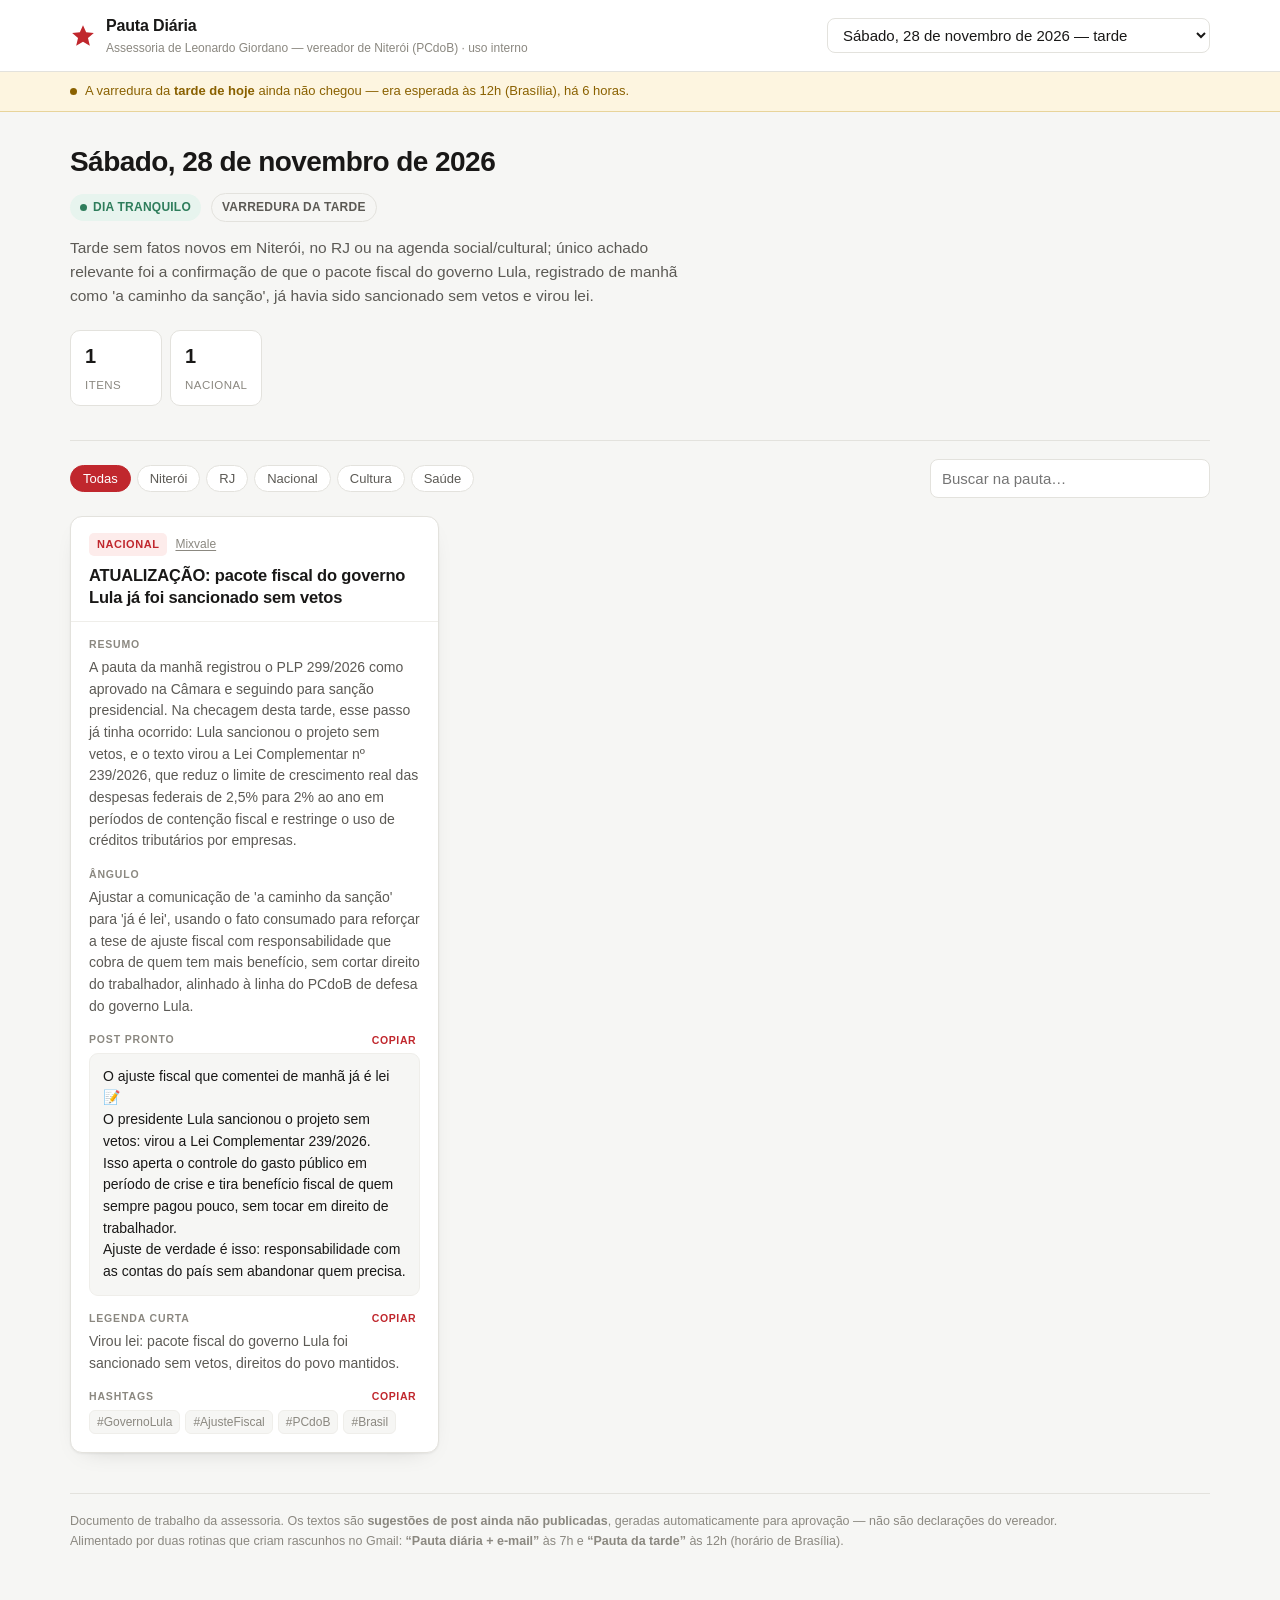
<file: index.html>
<!doctype html>
<html lang="pt-BR">
<head>
<meta charset="utf-8">
<meta name="viewport" content="width=device-width, initial-scale=1">
<title>Pauta Diária — Leonardo Giordano</title>
<style>
  :root{
    --bg:#f6f6f4; --panel:#ffffff; --line:#e3e2dd; --line-soft:#efeeea;
    --ink:#191817; --ink-2:#5c5a55; --ink-3:#8b8880;
    --accent:#c0272d; --accent-soft:#fdeceb;
    --quente:#c0272d; --quente-bg:#fdeceb;
    --tranquila:#2e7d5b; --tranquila-bg:#e7f4ee;
    --radius:12px;
    --shadow:0 1px 2px rgba(0,0,0,.05), 0 8px 24px -16px rgba(0,0,0,.25);
  }
  @media (prefers-color-scheme: dark){
    :root{
      --bg:#141414; --panel:#1d1d1c; --line:#333230; --line-soft:#2a2928;
      --ink:#f0efec; --ink-2:#b0ada6; --ink-3:#807d76;
      --accent:#f0555b; --accent-soft:#3a1a1c;
      --quente:#f0555b; --quente-bg:#3a1a1c;
      --tranquila:#6ec49a; --tranquila-bg:#17301f;
      --shadow:0 1px 2px rgba(0,0,0,.4), 0 8px 24px -16px rgba(0,0,0,.8);
    }
  }
  /* o botão de tema do visualizador manda em ambas as direções */
  :root[data-theme="dark"]{
    --bg:#141414; --panel:#1d1d1c; --line:#333230; --line-soft:#2a2928;
    --ink:#f0efec; --ink-2:#b0ada6; --ink-3:#807d76;
    --accent:#f0555b; --accent-soft:#3a1a1c;
    --quente:#f0555b; --quente-bg:#3a1a1c;
    --tranquila:#6ec49a; --tranquila-bg:#17301f;
    --shadow:0 1px 2px rgba(0,0,0,.4), 0 8px 24px -16px rgba(0,0,0,.8);
  }
  :root[data-theme="light"]{
    --bg:#f6f6f4; --panel:#ffffff; --line:#e3e2dd; --line-soft:#efeeea;
    --ink:#191817; --ink-2:#5c5a55; --ink-3:#8b8880;
    --accent:#c0272d; --accent-soft:#fdeceb;
    --quente:#c0272d; --quente-bg:#fdeceb;
    --tranquila:#2e7d5b; --tranquila-bg:#e7f4ee;
    --shadow:0 1px 2px rgba(0,0,0,.05), 0 8px 24px -16px rgba(0,0,0,.25);
  }
  /* cor de aviso, separada do vermelho de "dia quente" para não confundir
     urgência jornalística com atraso técnico */
  :root{ --aviso:#8a6100; --aviso-bg:#fdf5e0; --aviso-linha:#e8d49a; }
  @media (prefers-color-scheme: dark){
    :root{ --aviso:#e0b64e; --aviso-bg:#2c2413; --aviso-linha:#4d4021; }
  }
  :root[data-theme="dark"]{ --aviso:#e0b64e; --aviso-bg:#2c2413; --aviso-linha:#4d4021; }
  :root[data-theme="light"]{ --aviso:#8a6100; --aviso-bg:#fdf5e0; --aviso-linha:#e8d49a; }

  *{box-sizing:border-box}
  html,body{margin:0;padding:0}
  body{
    background:var(--bg); color:var(--ink);
    font:15px/1.55 -apple-system,BlinkMacSystemFont,"Segoe UI",Roboto,Helvetica,Arial,sans-serif;
    -webkit-font-smoothing:antialiased;
  }
  a{color:inherit}
  .wrap{max-width:1180px;margin:0 auto;padding:0 20px 64px}

  /* ---------- header ---------- */
  header.top{
    border-bottom:1px solid var(--line);
    background:var(--panel);
    position:sticky; top:0; z-index:20;
  }
  .top-inner{max-width:1180px;margin:0 auto;padding:14px 20px;display:flex;align-items:center;gap:16px;flex-wrap:wrap}
  .brand{display:flex;align-items:center;gap:10px;margin-right:auto}
  .star{width:26px;height:26px;flex:none;color:var(--accent)}
  .brand h1{font-size:16px;margin:0;letter-spacing:-.01em}
  .brand span{display:block;font-size:12px;color:var(--ink-3);font-weight:400}
  select{
    font:inherit; color:var(--ink); background:var(--panel);
    border:1px solid var(--line); border-radius:8px; padding:7px 11px; cursor:pointer;
  }
  select:hover{border-color:var(--ink-3)}

  /* ---------- hero ---------- */
  .hero{padding:28px 0 8px}
  .hero-date{font-size:28px;font-weight:650;letter-spacing:-.02em;margin:0}
  .hero-meta{display:flex;align-items:center;gap:10px;flex-wrap:wrap;margin-top:10px}
  .pill{
    display:inline-flex;align-items:center;gap:6px;
    font-size:12px;font-weight:600;letter-spacing:.02em;text-transform:uppercase;
    padding:4px 10px;border-radius:999px;
  }
  .pill.quente{background:var(--quente-bg);color:var(--quente)}
  .pill.tranquila{background:var(--tranquila-bg);color:var(--tranquila)}
  .pill.turno{background:var(--bg);color:var(--ink-3);border:1px solid var(--line)}
  .pill.turno.tarde{color:var(--ink-2)}
  .dot{width:7px;height:7px;border-radius:50%;background:currentColor}
  .hero-sum{margin:14px 0 0;color:var(--ink-2);max-width:72ch;font-size:15.5px}

  /* ---------- stats ---------- */
  .stats{display:flex;gap:8px;flex-wrap:wrap;margin:22px 0 0}
  .stat{
    background:var(--panel);border:1px solid var(--line);border-radius:10px;
    padding:10px 14px;min-width:92px;
  }
  .stat b{display:block;font-size:20px;font-weight:650;letter-spacing:-.02em}
  .stat span{font-size:11.5px;color:var(--ink-3);text-transform:uppercase;letter-spacing:.04em}

  /* ---------- toolbar ---------- */
  .toolbar{
    display:flex;gap:10px;align-items:center;flex-wrap:wrap;
    margin:26px 0 18px;padding-top:18px;border-top:1px solid var(--line);
  }
  .chips{display:flex;gap:6px;flex-wrap:wrap}
  .chip{
    font-size:13px;padding:5px 12px;border-radius:999px;cursor:pointer;
    border:1px solid var(--line);background:var(--panel);color:var(--ink-2);
  }
  .chip:hover{border-color:var(--ink-3)}
  .chip.on{background:var(--accent);border-color:var(--accent);color:#fff}
  .search{
    margin-left:auto;flex:1;min-width:200px;max-width:280px;
    font:inherit;color:var(--ink);background:var(--panel);
    border:1px solid var(--line);border-radius:8px;padding:7px 11px;
  }
  .search:focus{outline:2px solid var(--accent);outline-offset:-1px;border-color:transparent}

  /* ---------- cards ---------- */
  .grid{display:grid;grid-template-columns:repeat(auto-fill,minmax(min(340px,100%),1fr));gap:16px}
  .card{
    background:var(--panel);border:1px solid var(--line);border-radius:var(--radius);
    box-shadow:var(--shadow);overflow:hidden;display:flex;flex-direction:column;
  }
  .card-head{padding:16px 18px 12px;border-bottom:1px solid var(--line-soft)}
  .tagline{display:flex;align-items:center;gap:8px;margin-bottom:8px;flex-wrap:wrap}
  .area{
    font-size:11px;font-weight:700;letter-spacing:.05em;text-transform:uppercase;
    padding:3px 8px;border-radius:5px;background:var(--accent-soft);color:var(--accent);
  }
  .src{font-size:12px;color:var(--ink-3)}
  .src a{color:var(--ink-3);text-decoration:underline;text-underline-offset:2px}
  .src a:hover{color:var(--accent)}
  .card h3{margin:0;font-size:16.5px;line-height:1.35;letter-spacing:-.01em;font-weight:650}
  .card-body{padding:14px 18px 18px;display:flex;flex-direction:column;gap:14px}
  .block-label{
    font-size:10.5px;font-weight:700;letter-spacing:.08em;text-transform:uppercase;
    color:var(--ink-3);margin-bottom:5px;display:flex;align-items:center;gap:8px;
  }
  .block p{margin:0;color:var(--ink-2);font-size:14px}
  .post{
    background:var(--bg);border:1px solid var(--line-soft);border-radius:9px;
    padding:12px 13px;white-space:pre-wrap;font-size:14px;color:var(--ink);
  }
  .copy{
    margin-left:auto;font-size:10.5px;font-weight:700;letter-spacing:.06em;text-transform:uppercase;
    background:none;border:none;color:var(--accent);cursor:pointer;padding:2px 4px;border-radius:4px;
  }
  .copy:hover{background:var(--accent-soft)}
  .copy.ok{color:var(--tranquila)}
  .tags{display:flex;flex-wrap:wrap;gap:5px}
  .tag{font-size:12px;color:var(--ink-3);background:var(--bg);border:1px solid var(--line-soft);border-radius:6px;padding:2px 7px}
  .empty{padding:56px 20px;text-align:center;color:var(--ink-3)}

  /* ---------- faixa de frescor ---------- */
  .frescor{border-bottom:1px solid var(--line); background:var(--panel)}
  .frescor.atrasado{background:var(--aviso-bg); border-bottom-color:var(--aviso-linha)}
  .frescor-inner{
    max-width:1180px; margin:0 auto; padding:9px 20px;
    display:flex; align-items:center; gap:8px;
    font-size:13px; color:var(--ink-3);
  }
  .frescor.atrasado .frescor-inner{color:var(--aviso); font-weight:500}
  .frescor .sinal{
    width:7px; height:7px; border-radius:50%; flex:none;
    background:var(--tranquila);
  }
  .frescor.atrasado .sinal{background:var(--aviso)}
  .frescor b{color:var(--ink-2); font-weight:600}
  .frescor.atrasado b{color:var(--aviso)}

  @media (max-width:640px){
    .wrap{padding:0 14px 48px}
    .top-inner{padding:12px 14px;gap:10px}
    .brand{width:100%}
    #seletorDia{flex:1;min-width:0}
    .hero{padding:20px 0 4px}
    .hero-date{font-size:23px}
    .search{margin-left:0;max-width:none;width:100%}
    .stat{flex:1;min-width:78px}
  }
  footer{margin-top:40px;padding-top:18px;border-top:1px solid var(--line);font-size:12.5px;color:var(--ink-3)}
  footer a{color:var(--accent)}
</style>
</head>
<body>

<header class="top">
  <div class="top-inner">
    <div class="brand">
      <svg class="star" viewBox="0 0 24 24" fill="currentColor" aria-hidden="true"><path d="M12 2l2.9 6.6 7.1.6-5.4 4.7 1.7 7L12 17.3 5.7 20.9l1.7-7L2 9.2l7.1-.6z"/></svg>
      <div>
        <h1>Pauta Diária</h1>
        <span>Assessoria de Leonardo Giordano — vereador de Niterói (PCdoB) · uso interno</span>
      </div>
    </div>
    <select id="seletorDia" aria-label="Escolher dia"></select>
  </div>
</header>

<div class="frescor" id="frescor" hidden>
  <div class="frescor-inner">
    <span class="sinal"></span>
    <span id="frescorTexto"></span>
  </div>
</div>

<div class="wrap">
  <section class="hero">
    <h2 class="hero-date" id="heroData">—</h2>
    <div class="hero-meta">
      <span class="pill" id="heroTemp"><span class="dot"></span><span id="heroTempTxt">—</span></span>
      <span class="pill turno" id="heroTurno">—</span>
      <span class="src" id="heroFonte"></span>
    </div>
    <p class="hero-sum" id="heroResumo"></p>
    <div class="stats" id="stats"></div>
  </section>

  <div class="toolbar">
    <div class="chips" id="chips"></div>
    <input class="search" id="busca" type="search" placeholder="Buscar na pauta…">
  </div>

  <div class="grid" id="grid"></div>
  <div class="empty" id="vazio" hidden>Nenhum item corresponde ao filtro.</div>

  <footer>
    Documento de trabalho da assessoria. Os textos são <b>sugestões de post ainda não publicadas</b>, geradas
    automaticamente para aprovação — não são declarações do vereador.<br>
    Alimentado por duas rotinas que criam rascunhos no Gmail: <b>“Pauta diária + e-mail”</b> às 7h e
    <b>“Pauta da tarde”</b> às 12h (horário de Brasília).
  </footer>
</div>

<script src="data/manifest.js"></script>
<script>
/* ---------- carga dos dados ---------- */
const PAUTAS = [];
function registrarPauta(p){ PAUTAS.push(p); }

const AREAS = ["Niterói","RJ","Nacional","Cultura","Saúde"];
let filtroArea = "Todas";
let termo = "";
let atual = null;

function carregar(){
  const dias = (window.PAUTAS_DIAS || []).slice();
  if(!dias.length){ document.getElementById("grid").innerHTML =
    '<div class="empty">Nenhum dia carregado. Verifique <code>data/manifest.js</code>.</div>'; return; }
  let pendentes = dias.length;
  dias.forEach(d => {
    const s = document.createElement("script");
    s.src = "data/dias/" + d + ".js";
    s.onload = s.onerror = () => { if(--pendentes === 0) iniciar(); };
    document.head.appendChild(s);
  });
}

function iniciar(){
  // mais recente primeiro; no mesmo dia, a tarde vem antes da manhã
  PAUTAS.sort((a,b) => ordem(b).localeCompare(ordem(a)));
  const sel = document.getElementById("seletorDia");
  sel.innerHTML = PAUTAS.map((p,i) => `<option value="${i}">${rotuloPauta(p)}</option>`).join("");
  sel.onchange = () => selecionar(PAUTAS[+sel.value]);
  document.getElementById("busca").oninput = e => { termo = e.target.value.toLowerCase().trim(); render(); };
  montarChips();
  selecionar(PAUTAS[0]);
  atualizarFrescor();
  setInterval(atualizarFrescor, 5 * 60 * 1000);
}

/* ---------- frescor: a pauta esperada já chegou? ---------- */
// As rotinas rodam 07h (manhã) e 12h (tarde) de Brasília = 10h e 15h UTC.
// Comparar em UTC deixa o aviso correto mesmo se quem abre estiver em outro fuso.
const VARREDURAS = [
  { turno: "manhã", horaUTC: 10, horario: "7h" },
  { turno: "tarde", horaUTC: 15, horario: "12h" }
];
// Folga entre a hora da rotina e o momento em que consideramos atrasado:
// a rotina leva alguns minutos e o robô que lê o Gmail passa de hora em hora.
const FOLGA_MS = 90 * 60 * 1000;

function atualizarFrescor(){
  const faixa = document.getElementById("frescor");
  const texto = document.getElementById("frescorTexto");
  if(!PAUTAS.length) return;

  const agora = Date.now();
  const esperadas = [];
  for(let recuo = 0; recuo <= 3; recuo++){
    const dia = new Date(agora - recuo * 864e5);
    VARREDURAS.forEach(v => {
      const quando = Date.UTC(dia.getUTCFullYear(), dia.getUTCMonth(), dia.getUTCDate(), v.horaUTC);
      if(quando + FOLGA_MS <= agora) esperadas.push({ quando: quando, v: v, dia: dia });
    });
  }
  if(!esperadas.length) return;
  esperadas.sort((a, b) => b.quando - a.quando);

  const alvo = esperadas[0];
  const ident = isoUTC(alvo.dia) + (alvo.v.turno === "tarde" ? "-tarde" : "");
  const chegou = PAUTAS.some(p => p.data + (turnoDe(p) === "tarde" ? "-tarde" : "") === ident);

  faixa.hidden = false;
  if(chegou){
    // em dia: mostra a pauta mais nova que existe, que pode ser posterior à
    // última varredura vencida (a da tarde chega antes de virar "cobrável")
    faixa.classList.remove("atrasado");
    const nova = PAUTAS[0];
    texto.innerHTML = "Última varredura: <b>" + diaRelativo(diaDaPauta(nova)) + ", " +
      turnoDe(nova) + "</b> — " + haQuantoTempo(agora - instanteDaPauta(nova)) + ".";
  } else {
    faixa.classList.add("atrasado");
    texto.innerHTML = "A varredura da <b>" + alvo.v.turno + " de " + diaRelativo(alvo.dia) +
      "</b> ainda não chegou — era esperada às " + alvo.v.horario +
      " (Brasília), há " + haQuantoTempo(agora - alvo.quando).replace(/^há /, "") + ".";
  }
}

function instanteDaPauta(p){
  const [a, m, d] = p.data.split("-").map(Number);
  return Date.UTC(a, m - 1, d, turnoDe(p) === "tarde" ? 15 : 10);
}
function diaDaPauta(p){ return new Date(instanteDaPauta(p)); }

function isoUTC(d){
  return d.getUTCFullYear() + "-" +
    String(d.getUTCMonth() + 1).padStart(2, "0") + "-" +
    String(d.getUTCDate()).padStart(2, "0");
}

function diaRelativo(d){
  const hoje = isoUTC(new Date());
  const ontem = isoUTC(new Date(Date.now() - 864e5));
  const iso = isoUTC(d);
  if(iso === hoje) return "hoje";
  if(iso === ontem) return "ontem";
  const [a, m, dd] = iso.split("-");
  return dd + "/" + m;
}

function haQuantoTempo(ms){
  const min = Math.round(ms / 6e4);
  if(min < 60) return "há " + min + " min";
  const h = Math.round(min / 60);
  if(h < 24) return "há " + h + (h === 1 ? " hora" : " horas");
  const d = Math.round(h / 24);
  return "há " + d + (d === 1 ? " dia" : " dias");
}

/* ---------- render ---------- */
function selecionar(p){
  atual = p;
  document.getElementById("heroData").textContent = dataLonga(p.data);
  const turno = turnoDe(p);
  const et = document.getElementById("heroTurno");
  et.textContent = turno === "tarde" ? "Varredura da tarde" : "Varredura da manhã";
  et.className = "pill turno " + turno;
  const temp = (p.temperatura || "").toLowerCase() === "quente" ? "quente" : "tranquila";
  const pill = document.getElementById("heroTemp");
  pill.className = "pill " + temp;
  document.getElementById("heroTempTxt").textContent = temp === "quente" ? "Dia quente" : "Dia tranquilo";
  document.getElementById("heroResumo").textContent = p.resumo_dia || "";

  const porArea = {};
  (p.itens || []).forEach(i => porArea[i.area] = (porArea[i.area] || 0) + 1);
  document.getElementById("stats").innerHTML =
    `<div class="stat"><b>${(p.itens||[]).length}</b><span>Itens</span></div>` +
    AREAS.filter(a => porArea[a]).map(a => `<div class="stat"><b>${porArea[a]}</b><span>${a}</span></div>`).join("");

  render();
}

function montarChips(){
  const c = document.getElementById("chips");
  c.innerHTML = ["Todas", ...AREAS].map(a =>
    `<button class="chip${a === filtroArea ? " on" : ""}" data-a="${a}">${a}</button>`).join("");
  c.querySelectorAll(".chip").forEach(b => b.onclick = () => {
    filtroArea = b.dataset.a;
    c.querySelectorAll(".chip").forEach(x => x.classList.toggle("on", x.dataset.a === filtroArea));
    render();
  });
}

function render(){
  if(!atual) return;
  const itens = (atual.itens || []).filter(i => {
    if(filtroArea !== "Todas" && i.area !== filtroArea) return false;
    if(!termo) return true;
    return JSON.stringify(i).toLowerCase().includes(termo);
  });
  const vazio = document.getElementById("vazio");
  vazio.hidden = itens.length > 0;
  vazio.textContent = (atual.itens || []).length === 0
    ? "Sem fato novo relevante nesta varredura."
    : "Nenhum item corresponde ao filtro.";
  document.getElementById("grid").innerHTML = itens.map(cardHTML).join("");
  document.querySelectorAll("[data-copy]").forEach(b => b.onclick = () => copiar(b));
}

function cardHTML(i){
  const link = limparLink(i.link);
  const tags = (i.hashtags || []).join(" ");
  return `
  <article class="card">
    <div class="card-head">
      <div class="tagline">
        <span class="area">${esc(i.area)}</span>
        <span class="src">${link ? `<a href="${esc(link)}" target="_blank" rel="noopener">${esc(i.veiculo || "fonte")}</a>` : esc(i.veiculo || "")}</span>
      </div>
      <h3>${esc(i.titulo)}</h3>
    </div>
    <div class="card-body">
      <div class="block">
        <div class="block-label">Resumo</div>
        <p>${esc(i.resumo)}</p>
      </div>
      <div class="block">
        <div class="block-label">Ângulo</div>
        <p>${esc(i.angulo)}</p>
      </div>
      <div class="block">
        <div class="block-label">Post pronto
          <button class="copy" data-copy="${att(i.post)}">Copiar</button>
        </div>
        <div class="post">${esc(i.post)}</div>
      </div>
      <div class="block">
        <div class="block-label">Legenda curta
          <button class="copy" data-copy="${att(i.legenda)}">Copiar</button>
        </div>
        <p>${esc(i.legenda)}</p>
      </div>
      <div class="block">
        <div class="block-label">Hashtags
          <button class="copy" data-copy="${att(tags)}">Copiar</button>
        </div>
        <div class="tags">${(i.hashtags || []).map(h => `<span class="tag">${esc(h)}</span>`).join("")}</div>
      </div>
    </div>
  </article>`;
}

/* ---------- utilidades ---------- */
function turnoDe(p){ return (p.turno || "manhã").toLowerCase() === "tarde" ? "tarde" : "manhã"; }
function ordem(p){ return p.data + (turnoDe(p) === "tarde" ? "-1" : "-0"); }
function rotuloPauta(p){ return dataLonga(p.data) + " — " + turnoDe(p); }

function esc(s){ return String(s == null ? "" : s).replace(/[&<>"]/g, c => ({"&":"&amp;","<":"&lt;",">":"&gt;",'"':"&quot;"}[c])); }
function att(s){ return esc(s).replace(/\n/g, "&#10;"); }

// Rascunhos do Gmail embrulham links em https://www.google.com/url?q=… — desembrulha.
function limparLink(u){
  if(!u) return "";
  const m = /[?&]q=([^&]+)/.exec(u);
  if(u.includes("google.com/url") && m){ try { return decodeURIComponent(m[1]); } catch(e){ return u; } }
  return u;
}

function dataLonga(iso){
  const [a,m,d] = iso.split("-").map(Number);
  const dt = new Date(a, m-1, d);
  const s = dt.toLocaleDateString("pt-BR", { weekday:"long", day:"2-digit", month:"long", year:"numeric" });
  return s.charAt(0).toUpperCase() + s.slice(1);
}

function copiar(btn){
  const txt = btn.getAttribute("data-copy").replace(/&#10;/g, "\n");
  const div = document.createElement("textarea");
  div.innerHTML = txt;
  const plano = div.value;
  const ok = () => { btn.textContent = "Copiado!"; btn.classList.add("ok"); setTimeout(() => { btn.textContent = "Copiar"; btn.classList.remove("ok"); }, 1600); };
  if(navigator.clipboard && window.isSecureContext){
    navigator.clipboard.writeText(plano).then(ok, () => fallback(plano, ok));
  } else fallback(plano, ok);
}
function fallback(txt, ok){
  const ta = document.createElement("textarea");
  ta.value = txt; ta.style.position = "fixed"; ta.style.opacity = "0";
  document.body.appendChild(ta); ta.select();
  try { document.execCommand("copy"); ok(); } catch(e){}
  document.body.removeChild(ta);
}

carregar();
</script>
</body>
</html>
</file>
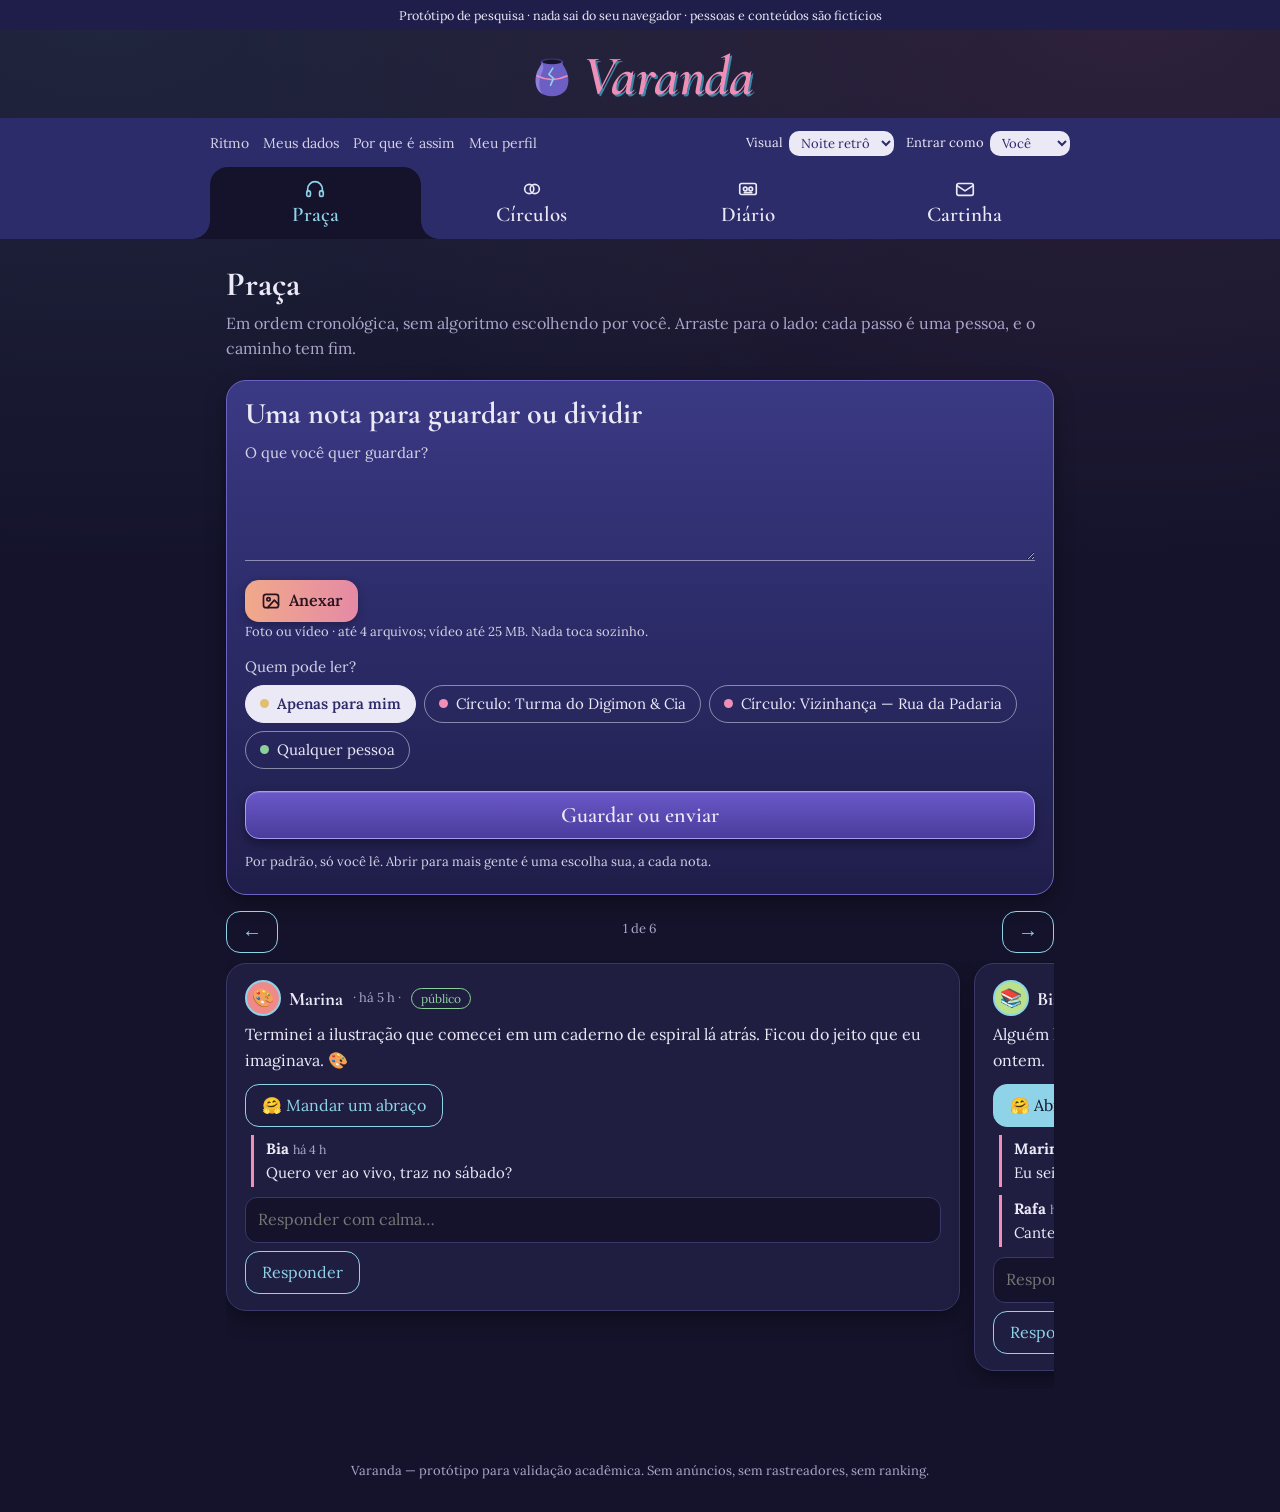
<file: varanda/index.html>
<!doctype html>
<html lang="pt-BR">
<head>
<meta charset="utf-8">
<meta name="viewport" content="width=device-width, initial-scale=1, viewport-fit=cover">
<title>Varanda</title>
<meta name="description" content="Protótipo de rede social calma, em círculos, sem feed infinito e sem notificação por padrão.">
<script>try{var v=localStorage.getItem("varanda.visual");if(v)document.documentElement.setAttribute("data-visual",v)}catch(e){}</script>
<link rel="preconnect" href="https://fonts.googleapis.com">
<link rel="preconnect" href="https://fonts.gstatic.com" crossorigin>
<link rel="stylesheet" href="https://fonts.googleapis.com/css2?family=Cormorant+Garamond:ital,wght@0,500;0,600;0,700;1,500;1,600;1,700&family=Lora:wght@400;600&display=swap">
<link rel="stylesheet" href="styles.css">
</head>
<body>
<div class="faixa">Protótipo de pesquisa · nada sai do seu navegador · pessoas e conteúdos são fictícios</div>
<header class="marca">
  <a class="logo" href="#praca" aria-label="Varanda, início">
    <svg viewBox="0 0 64 64" aria-hidden="true">
      <ellipse class="v-rim" cx="32" cy="14" rx="15" ry="4.5"/>
      <path class="v-body" d="M19 14c0 5-8 10-8 24 0 13 9 20 21 20s21-7 21-20c0-14-8-19-8-24z"/>
      <path class="v-hi" d="M19 14c0 5-8 10-8 24 0 9 4 15 10 18-4-4-6-10-5-18 1-9 5-12 5-18z" opacity=".7"/>
      <ellipse class="v-in" cx="32" cy="14" rx="12" ry="3"/>
      <path class="v-band" d="M13 32q19 9 38 0"/>
      <path class="v-crack" d="M33 22l-5 8 6 5-4 9"/>
    </svg>
    <span>Varanda</span>
  </a>
</header>
<div class="banda">
  <div class="banda-in">
    <div class="sec"><span id="nav2" class="linha" style="gap:4px 14px"></span>
      <div class="demos">
        <label class="demo" for="visual">Visual
          <select id="visual"><option value="noite">Noite retrô</option><option value="terracota">Terracota</option></select>
        </label>
        <label class="demo" for="quem">Entrar como
          <select id="quem"></select>
        </label>
      </div>
    </div>
    <nav id="nav" class="abas" aria-label="Principal"></nav>
  </div>
</div>
<main id="app" tabindex="-1"></main>
<div id="toast" role="status" aria-live="polite" hidden></div>
<footer class="rodape">
  Varanda — protótipo para validação acadêmica. Sem anúncios, sem rastreadores, sem ranking.
</footer>
<script src="app.js"></script>
</body>
</html>
</file>
<file: varanda/styles.css>
/* Varanda — dois visuais por tokens: "Noite retrô" (padrão, índigo suave) e "Terracota" (creme e tijolo).
   Regras de calma, valem nos dois: sem brilho, sem animação, sem vermelho de alerta, sem contador chamativo. */
:root{
  /* Terracota, claro */
  --bg:#f1e8dc; --bg2:#e9dccb; --paper:#f8f1e6; --ink:#3b1f17; --mute:#7a6254;
  --brick:#7a2c1e; --brick2:#933a27; --brick-d:#5f2016;
  --cream:#f6ece0; --cream-70:#f6ece0b3; --cream-50:#f6ece0a6; --cream-88:#f6ece0e0;
  --terra:#a84a2f; --link:#8a3320; --line:#d8c3ac; --sombra:rgba(90,40,25,.14); --focus:#c0613f;
  --pub:#5b6b32; --grp:#a8452e; --pri:#7a5a3a;
  --strong:#7a2c1e; --on-strong:#f6ece0; --btn-ink:#7a2c1e; --btn-line:#7a2c1e;
  --pri-a:#933a27; --pri-b:#5f2016; --pri-border:#c98a70; --nota-border:#5f2016;
  --anexar-a:#f6ece0; --anexar-b:#f6ece0; --anexar-ink:#7a2c1e;
  --v-rim:#8a3a24; --v-body:#c0613f; --v-hi:#d98466; --v-in:#4d1a10; --v-band:#8a3a24; --v-crack:transparent;
  --marca-sombra:none; --marca-estilo:normal;
  --serif:"Cormorant Garamond",Georgia,"Times New Roman",serif;
  --texto:"Lora",Georgia,"Times New Roman",serif;
}
@media (prefers-color-scheme: dark){
  :root:not([data-theme="light"]){--bg:#1e0f0b; --bg2:#26130e; --paper:#2d1813; --ink:#f3e6d6; --mute:#c4aa95; --terra:#e0906f; --link:#f0a98a; --line:#4b2c22; --sombra:rgba(0,0,0,.4); --focus:#e0906f; --pub:#aab97a; --grp:#e0906f; --pri:#c9a77c; --strong:#f0a98a; --on-strong:#1e0f0b; --btn-ink:#f0a98a; --btn-line:#f0a98a; color-scheme:dark}
}
:root[data-theme="dark"]{--bg:#1e0f0b; --bg2:#26130e; --paper:#2d1813; --ink:#f3e6d6; --mute:#c4aa95; --terra:#e0906f; --link:#f0a98a; --line:#4b2c22; --sombra:rgba(0,0,0,.4); --focus:#e0906f; --pub:#aab97a; --grp:#e0906f; --pri:#c9a77c; --strong:#f0a98a; --on-strong:#1e0f0b; --btn-ink:#f0a98a; --btn-line:#f0a98a; color-scheme:dark}

/* Noite retrô: padrão. Sempre escuro, saturação baixa, sem brilho. */
:root:not([data-visual="terracota"]){
  --bg:#14132b; --bg2:#1b1a3a; --paper:#1f1e40; --ink:#ece9f7; --mute:#aaa6c9;
  --brick:#2d2c6a; --brick2:#3a3984; --brick-d:#1f1e4a;
  --cream:#ece9f7; --cream-70:#ece9f7b3; --cream-50:#ece9f780; --cream-88:#ece9f7e0;
  --terra:#ef8fb7; --link:#8fd3e8; --line:#3a3868; --sombra:rgba(0,0,0,.35); --focus:#8fd3e8;
  --pub:#8ccf9a; --grp:#ef8fb7; --pri:#e0c070;
  --strong:#8fd3e8; --on-strong:#14132b; --btn-ink:#8fd3e8; --btn-line:#8fd3e8;
  --pri-a:#6a58c8; --pri-b:#4a3c9c; --pri-border:#a79cf0; --nota-border:#6d61c4;
  --anexar-a:#f0a98a; --anexar-b:#e58aa6; --anexar-ink:#2a1420;
  --v-rim:#3b3a85; --v-body:#6c5fc4; --v-hi:#9a8ee6; --v-in:#14132b; --v-band:#ef8fb7; --v-crack:#8fd3e8;
  --marca-sombra:2px 2px 0 #3d86a8; --marca-estilo:italic;
  color-scheme:dark;
}

*{box-sizing:border-box}
html{scroll-behavior:smooth}
body{margin:0;background-color:var(--bg);background-image:linear-gradient(180deg,var(--bg2),var(--bg) 220px);color:var(--ink);font:16px/1.6 var(--texto)}
:root:not([data-visual="terracota"]) body{background-image:radial-gradient(70% 38% at 88% 0,#ef8fb71f,transparent),radial-gradient(70% 38% at 8% 0,#8fd3e81a,transparent)}
a{color:var(--link)}
h1,h2,h3{font-family:var(--serif);font-weight:700;line-height:1.15;text-wrap:balance}
h1{font-size:34px;margin:4px 0 6px}
h2{font-size:26px;margin:0 0 8px}
h3{font-size:20px;margin:10px 0 4px}
fieldset{border:0;padding:0;margin:10px 0;min-width:0}
legend{padding:0;margin-bottom:6px;font-size:15px}

/* topo */
.faixa{background:var(--brick-d);color:var(--cream);text-align:center;font-size:12.5px;padding:5px max(16px,env(safe-area-inset-right,0px)) 5px max(16px,env(safe-area-inset-left,0px))}
.marca{display:flex;justify-content:center;padding:18px max(16px,env(safe-area-inset-right,0px)) 14px max(16px,env(safe-area-inset-left,0px))}
.logo{display:flex;align-items:center;gap:6px;text-decoration:none;color:var(--terra)}
.logo svg{width:50px;height:50px;flex:none}
.v-rim{fill:var(--v-rim)}.v-body{fill:var(--v-body)}.v-hi{fill:var(--v-hi)}.v-in{fill:var(--v-in)}
.v-band{fill:none;stroke:var(--v-band);stroke-width:2.2;stroke-linecap:round}
.v-crack{fill:none;stroke:var(--v-crack);stroke-width:2;stroke-linecap:round;stroke-linejoin:round}
.logo span{font:600 56px/1 var(--serif);font-style:var(--marca-estilo);letter-spacing:-.5px;text-shadow:var(--marca-sombra)}
.banda{background:var(--brick);color:var(--cream);padding:12px max(18px,env(safe-area-inset-right,0px)) 0 max(18px,env(safe-area-inset-left,0px))}
.banda-in{max-width:860px;margin:0 auto}
.sec{display:flex;flex-wrap:wrap;align-items:center;gap:4px 14px;font-size:14px;padding:0 0 10px}
.sec a{color:var(--cream);opacity:.88;text-decoration:none;padding:2px 0;border-bottom:1.5px solid transparent}
.sec a:hover,.sec a.on{opacity:1;border-bottom-color:var(--cream)}
.demos{margin-left:auto;display:flex;flex-wrap:wrap;gap:4px 12px}
.demo{display:flex;align-items:center;gap:6px;font-size:13px}
.demo select{padding:3px 8px;border-radius:10px;border:0;background:var(--cream);color:var(--brick);font:inherit}
.abas{display:flex;gap:6px;align-items:flex-end}
.abas a{position:relative;flex:1;display:flex;flex-direction:column;align-items:center;gap:3px;text-align:center;text-decoration:none;color:var(--cream);font:600 21px/1.1 var(--serif);padding:11px 6px 13px;border-radius:18px 18px 0 0}
.abas svg{display:none;width:22px;height:22px}
:root:not([data-visual="terracota"]) .abas svg{display:block}
.abas a:hover{background:#ffffff14}
.abas a.on{background:var(--bg);color:var(--link)}
.abas a.on::before,.abas a.on::after{content:"";position:absolute;bottom:0;width:18px;height:18px}
.abas a.on::before{left:-18px;background:radial-gradient(circle at 0 0,transparent 17.5px,var(--bg) 18px)}
.abas a.on::after{right:-18px;background:radial-gradient(circle at 100% 0,transparent 17.5px,var(--bg) 18px)}

main{max-width:860px;margin:0 auto;padding:22px max(16px,env(safe-area-inset-right,0px)) 40px max(16px,env(safe-area-inset-left,0px));outline:none}
.sub{color:var(--mute);margin:0 0 18px}

/* cartões */
.card{background:var(--paper);border:1px solid var(--line);border-radius:20px;padding:16px 18px;margin:0 0 16px;box-shadow:0 8px 20px var(--sombra)}
.card.suave{box-shadow:none}
.meta{display:flex;flex-wrap:wrap;gap:6px 10px;align-items:center;font-size:13px;color:var(--mute);margin-bottom:6px}
.avatar{display:inline-grid;place-items:center;width:36px;height:36px;border-radius:50%;font-size:18px;border:2px solid var(--strong);flex:none}
.autor{display:flex;align-items:center;gap:8px;font:700 19px var(--serif);text-decoration:none;color:var(--ink)}
.tag{display:inline-block;font-size:12px;padding:0 9px;border-radius:999px;border:1.5px solid var(--mute);color:var(--mute)}
.tag.pub{border-color:var(--pub);color:var(--pub)}
.tag.grp{border-color:var(--grp);color:var(--grp)}
.tag.pri{border-color:var(--pri);color:var(--pri)}
.texto{white-space:pre-wrap;margin:6px 0 10px}
.resp{border-left:3px solid var(--terra);margin:8px 0 0 6px;padding:2px 12px;font-size:15px}
.resp small{color:var(--mute)}
.fim{text-align:center;padding:24px 14px;border:1.5px dashed var(--mute);border-radius:20px;color:var(--mute);margin:10px 0}
.fim strong{display:block;font:700 24px var(--serif);color:var(--ink);margin-bottom:4px}
.grid{display:grid;grid-template-columns:repeat(auto-fit,minmax(240px,1fr));gap:16px}
.grid .card{margin:0}
.perfil-topo{display:flex;gap:14px;align-items:center;flex-wrap:wrap}
.perfil-topo .avatar{width:76px;height:76px;font-size:40px}
.trilha{background:var(--bg);border:1.5px dashed var(--terra);border-radius:12px;padding:6px 12px;font-size:14px}
table{border-collapse:collapse;width:100%;font-size:14px}
th,td{border:1px solid var(--line);padding:7px 9px;text-align:left;vertical-align:top}
th{background:var(--bg);font-family:var(--serif);font-size:16px}
.sel{display:flex;gap:10px;align-items:flex-start;padding:10px 12px;border:1.5px solid var(--line);border-radius:14px;margin:8px 0;cursor:pointer}
.sel:has(input:checked){border-color:var(--strong);background:var(--bg)}
.sel input{margin-top:5px;accent-color:var(--strong)}
.quote{border-left:4px solid var(--terra);padding:4px 14px;margin:10px 0;font:italic 500 20px/1.35 var(--serif)}
.quote small{display:block;font:normal 13px var(--texto);color:var(--mute)}
.aviso{background:var(--paper);border:1.5px solid var(--terra);border-radius:16px;padding:10px 16px;margin:14px 0;font-size:14px}
.rodape{text-align:center;color:var(--mute);font-size:13px;padding:18px max(16px,env(safe-area-inset-right,0px)) 30px max(16px,env(safe-area-inset-left,0px))}
.vazio{color:var(--mute);font-style:italic}

/* controles */
button,.btn{font:inherit;cursor:pointer;padding:8px 16px;border-radius:14px;border:1.5px solid var(--btn-line);background:transparent;color:var(--btn-ink);text-decoration:none;display:inline-flex;align-items:center;gap:8px}
button:hover{background:color-mix(in srgb,var(--btn-ink) 12%,transparent)}
button.pri,.btn.pri{background:linear-gradient(180deg,var(--pri-a),var(--pri-b));color:var(--cream);border:1px solid var(--pri-border);font:600 21px var(--serif);padding:10px 22px;justify-content:center;box-shadow:inset 0 1px 0 #ffffff26,0 4px 10px var(--sombra)}
button.pri:hover,.btn.pri:hover{filter:brightness(1.08);background:linear-gradient(180deg,var(--pri-a),var(--pri-b))}
button.link{border:0;background:none;padding:2px 4px;text-decoration:underline;color:var(--link);display:inline}
button[aria-pressed="true"]{background:var(--strong);color:var(--on-strong);border-color:var(--strong)}
input,select,textarea{font:inherit;padding:9px 12px;border-radius:12px;border:1.5px solid var(--line);background:var(--bg);color:var(--ink);max-width:100%}
textarea{width:100%;min-height:84px;resize:vertical}
input[type=text]{width:100%}
label.campo{display:block;margin:10px 0;font-size:15px}
.linha{display:flex;flex-wrap:wrap;gap:8px;align-items:center}
:focus-visible{outline:3px solid var(--focus);outline-offset:2px}

/* cartão de nota (formulários de escrita) */
.nota{background:linear-gradient(180deg,var(--brick2),var(--brick) 45%,var(--brick-d));color:var(--cream);border-color:var(--nota-border)}
.nota h2{color:var(--cream);font-size:30px}
.nota label.campo,.nota legend{color:var(--cream-88)}
.nota textarea,.nota input[type=text]{background:transparent;border:0;border-bottom:1.5px solid var(--cream-50);border-radius:0;color:var(--cream);padding:8px 2px}
.nota textarea{min-height:96px}
.nota ::placeholder{color:var(--cream-70)}
.nota .meta{color:var(--cream-88)}
.nota .btn{background:linear-gradient(90deg,var(--anexar-a),var(--anexar-b));color:var(--anexar-ink);border:0;box-shadow:0 3px 8px #0004;font-weight:600}
.nota .btn svg{width:20px;height:20px}
.nota button.pri{width:100%;margin-top:12px;font-size:22px}
.nota button.link{color:var(--cream)}
.nota .previa{border-color:var(--cream-50)}
.nota .vid-ico,.nota .previa img{border-color:var(--cream)}

/* quem pode ler: pílulas */
.chips{display:flex;flex-wrap:wrap;gap:8px}
.chip{position:relative;display:inline-block}
.chip input{position:absolute;inset:0;opacity:0;margin:0;cursor:pointer;width:100%;height:100%}
.chip span{display:inline-flex;align-items:center;gap:8px;padding:6px 14px;border-radius:999px;border:1.5px solid var(--cream-50);color:var(--cream);font-size:15px}
.chip span::before{content:"";width:9px;height:9px;border-radius:50%;background:var(--dot,var(--cream))}
.chip input:checked + span{background:var(--cream);color:var(--brick);border-color:var(--cream);font-weight:600}
.chip input:focus-visible + span{outline:3px solid var(--focus);outline-offset:2px}

/* carrossel da Praça */
.carrossel{margin:0 0 14px}
.ctrl{display:flex;justify-content:space-between;align-items:center;margin:0 0 8px}
.ctrl button{min-width:52px;justify-content:center;font-size:20px;padding:4px 14px}
.trilho{position:relative;display:flex;gap:14px;align-items:flex-start;overflow-x:auto;overflow-y:hidden;scroll-snap-type:x mandatory;-webkit-overflow-scrolling:touch;padding:2px 10px 18px 2px;scrollbar-width:thin;overscroll-behavior-x:contain}
.slide{flex:0 0 90%;min-width:0;scroll-snap-align:start}
.slide .card,.slide .fim{margin-bottom:0}
.slide .fim{margin-top:0}

#toast{position:fixed;left:50%;transform:translateX(-50%);bottom:calc(16px + env(safe-area-inset-bottom,0px));max-width:min(92vw,420px);background:var(--ink);color:var(--bg);padding:10px 16px;border-radius:14px;font-size:14px;z-index:20;text-align:center}

/* mídia */
.sr{position:absolute;width:1px;height:1px;overflow:hidden;clip:rect(0 0 0 0);white-space:nowrap}
.midia-campo{margin:12px 0}
.midia-campo .btn{margin-right:8px}
label.btn:has(+ input.sr:focus-visible){outline:3px solid var(--focus);outline-offset:2px}
.previa{display:flex;gap:10px;align-items:flex-start;margin:8px 0;padding:8px;border:1.5px dashed var(--mute);border-radius:14px}
.previa img{width:64px;height:64px;object-fit:cover;border-radius:10px;border:2px solid var(--strong);flex:none}
.vid-ico{display:grid;place-items:center;width:64px;height:64px;font-size:28px;border-radius:10px;border:2px solid var(--strong);flex:none}
.previa-info{display:flex;flex-direction:column;gap:4px;min-width:0;flex:1}
.previa-info input{padding:5px 8px;font-size:14px}
.midia{display:flex;flex-direction:column;gap:8px;margin:6px 0 10px}
.midia .m img,.midia .m video{display:block;max-width:100%;max-height:70vh;margin:0 auto;border-radius:14px;border:1px solid var(--line);background:var(--bg)}
.midia .m video{width:100%;background:#000}

@media (max-width:560px){
  h1{font-size:30px}
  .logo span{font-size:48px}
  .abas a{font-size:19px;padding:10px 2px 12px}
  .demos{margin-left:0}
}
@media (prefers-reduced-motion: reduce){html{scroll-behavior:auto}}
</file>
